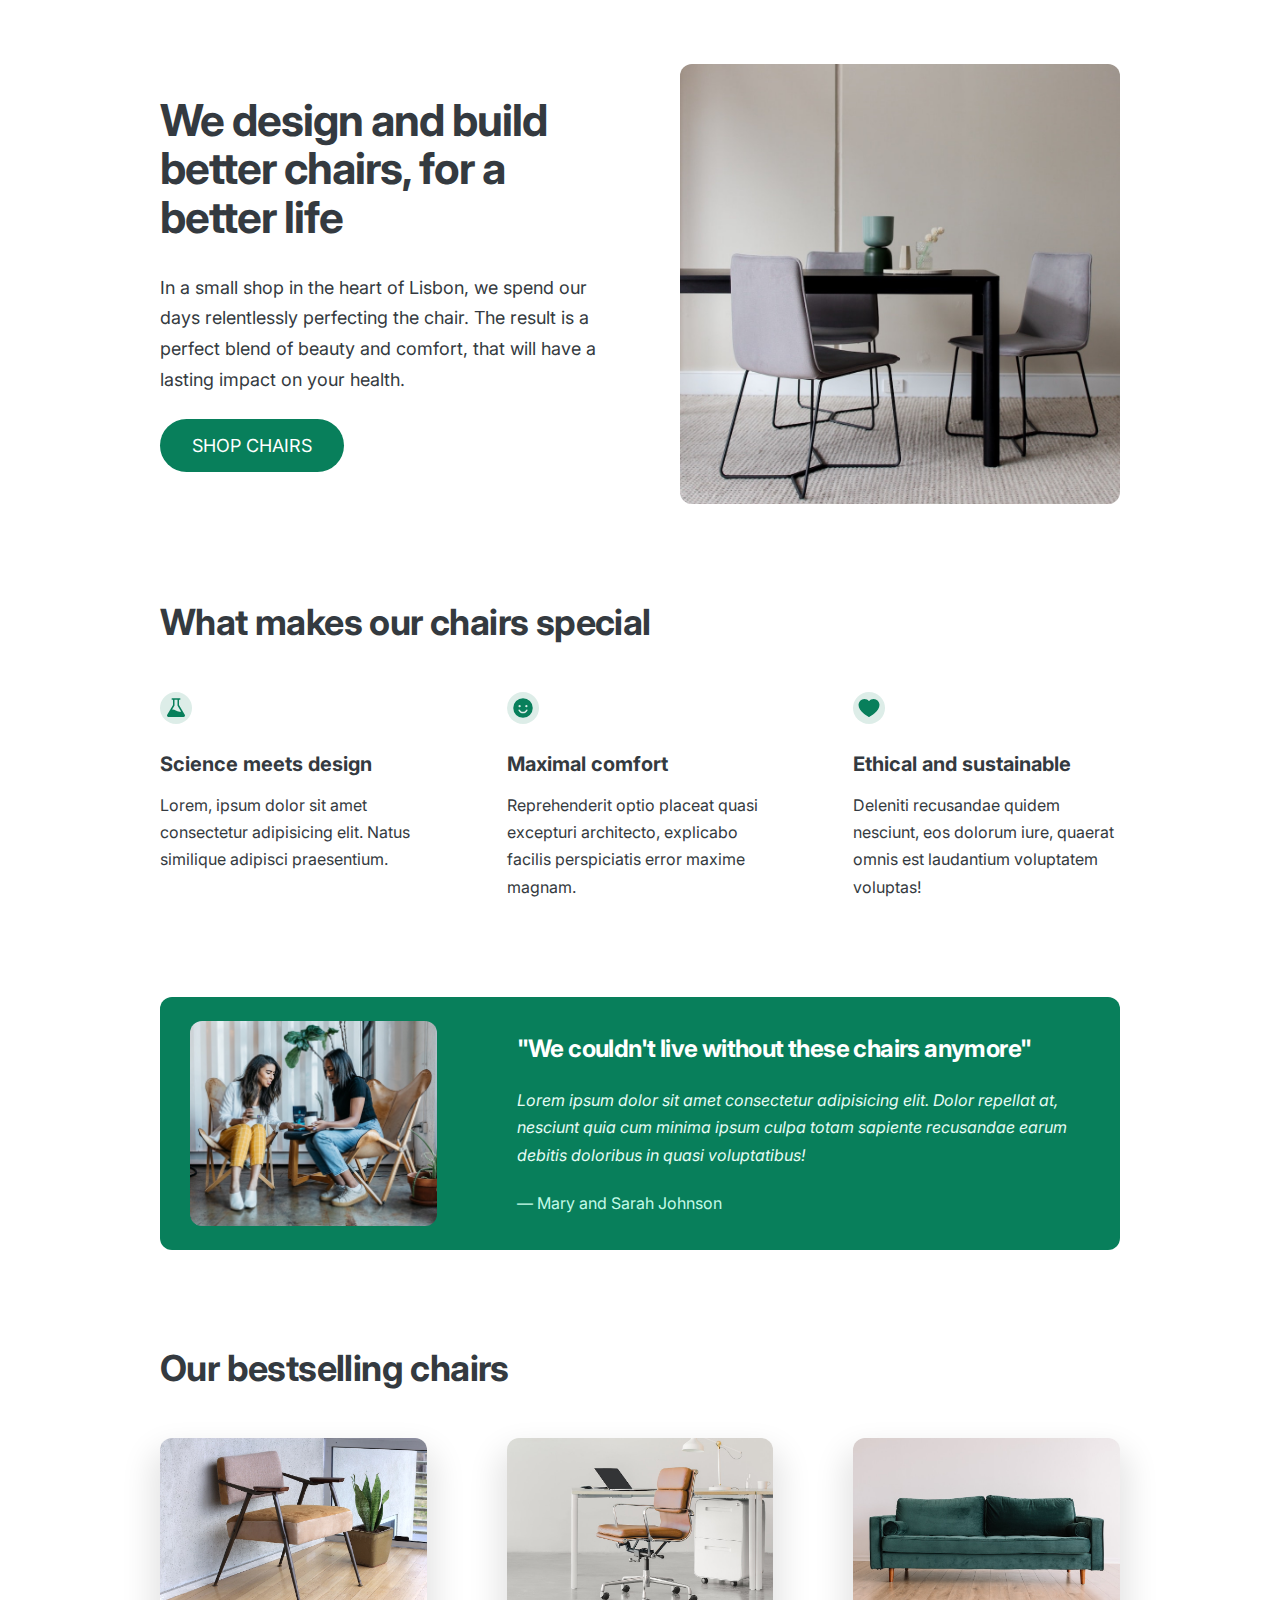
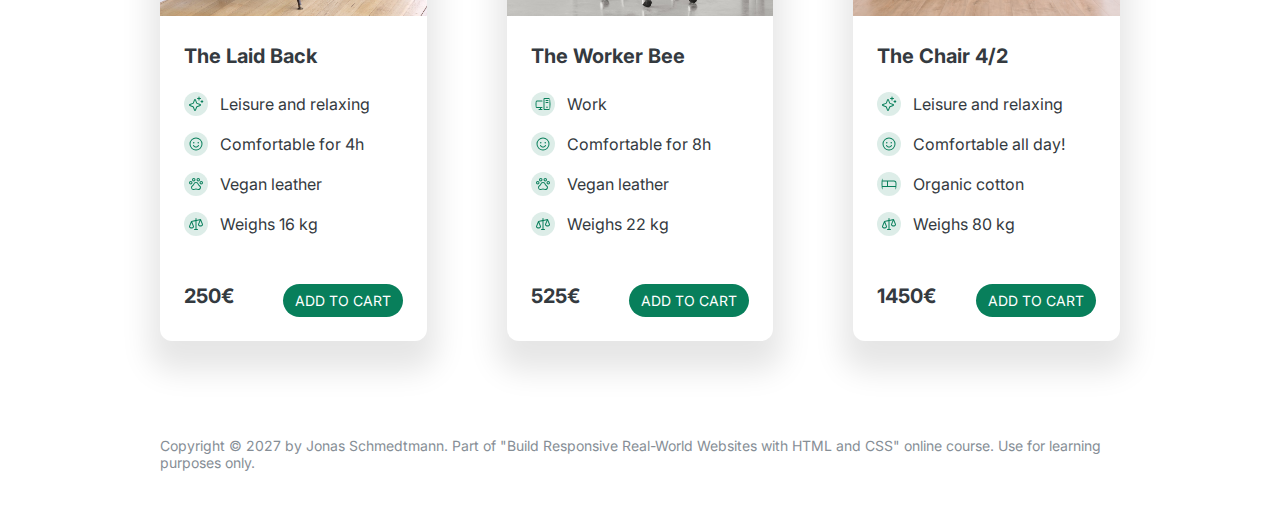
<file: 05-Design/index.html>
<!DOCTYPE html>
<html lang="en">
  <head>
    <meta charset="UTF-8" />
    <meta http-equiv="X-UA-Compatible" content="IE=edge" />
    <meta name="viewport" content="width=device-width, initial-scale=1.0" />
    <link rel="preconnect" href="https://fonts.googleapis.com" />
    <link rel="preconnect" href="https://fonts.gstatic.com" crossorigin />
    <link
      href="https://fonts.googleapis.com/css2?family=Inter:wght@400;500;700&display=swap"
      rel="stylesheet"
    />
    <link rel="stylesheet" href="style.css" />
    <title>Lisbon Chair Shop</title>
  </head>
  <body>
    <div class="container">
      <header>
        <div class="header-text-box">
          <h1>We design and build better chairs, for a better life</h1>
          <p class="header-text">
            In a small shop in the heart of Lisbon, we spend our days
            relentlessly perfecting the chair. The result is a perfect blend of
            beauty and comfort, that will have a lasting impact on your health.
          </p>
          <a class="btn btn--big" href="#">Shop chairs</a>
        </div>
        <img src="hero.jpg" alt="Photo" />
      </header>

      <section>
        <h2>What makes our chairs special</h2>
        <div class="grid-3-cols">
          <div>
            <svg
              class="features-icon bl"
              xmlns="http://www.w3.org/2000/svg"
              width="32"
              height="32"
              fill=" #087f5b"
              viewBox="0 0 256 256"
            >
              <path
                d="M221.69,199.77,160,96.92V40h8a8,8,0,0,0,0-16H88a8,8,0,0,0,0,16h8V96.92L34.31,199.77A16,16,0,0,0,48,224H208a16,16,0,0,0,13.72-24.23Zm-90.08-42.91c-15.91-8.05-31.05-12.32-45.22-12.81l24.47-40.8A7.93,7.93,0,0,0,112,99.14V40h32V99.14a7.93,7.93,0,0,0,1.14,4.11L183.36,167C171.4,169.34,154.29,168.34,131.61,156.86Z"
              ></path>
            </svg>

            <p class="features-title"><strong>Science meets design</strong></p>
            <p class="features-text">
              Lorem, ipsum dolor sit amet consectetur adipisicing elit. Natus
              similique adipisci praesentium.
            </p>
          </div>

          <div>
            <svg
              class="features-icon bl"
              xmlns="http://www.w3.org/2000/svg"
              width="32"
              height="32"
              fill="#087f5b"
              viewBox="0 0 256 256"
            >
              <path
                d="M128,24A104,104,0,1,0,232,128,104.11,104.11,0,0,0,128,24ZM92,96a12,12,0,1,1-12,12A12,12,0,0,1,92,96Zm82.92,60c-10.29,17.79-27.39,28-46.92,28s-36.63-10.2-46.92-28a8,8,0,1,1,13.84-8c7.47,12.91,19.21,20,33.08,20s25.61-7.1,33.08-20a8,8,0,1,1,13.84,8ZM164,120a12,12,0,1,1,12-12A12,12,0,0,1,164,120Z"
              ></path>
            </svg>
            <p class="features-title">
              <strong>Maximal comfort</strong>
            </p>
            <p class="features-text">
              Reprehenderit optio placeat quasi excepturi architecto, explicabo
              facilis perspiciatis error maxime magnam.
            </p>
          </div>

          <div>
            <svg
              class="features-icon bl"
              xmlns="http://www.w3.org/2000/svg"
              width="32"
              height="32"
              fill="#087f5b"
              viewBox="0 0 256 256"
            >
              <path
                d="M240,94c0,70-103.79,126.66-108.21,129a8,8,0,0,1-7.58,0C119.79,220.66,16,164,16,94A62.07,62.07,0,0,1,78,32c20.65,0,38.73,8.88,50,23.89C139.27,40.88,157.35,32,178,32A62.07,62.07,0,0,1,240,94Z"
              ></path>
            </svg>
            <p class="features-title">
              <strong>Ethical and sustainable</strong>
            </p>
            <p class="features-text">
              Deleniti recusandae quidem nesciunt, eos dolorum iure, quaerat
              omnis est laudantium voluptatem voluptas!
            </p>
          </div>
        </div>
      </section>

      <section class="testimonial-section">
        <div class="grid-3-cols">
          <img src="customers.jpg" alt="People sitting on chairs" />
          <div class="testimonial-box">
            <h2>"We couldn't live without these chairs anymore"</h2>
            <blockquote class="testimonial-text">
              Lorem ipsum dolor sit amet consectetur adipisicing elit. Dolor
              repellat at, nesciunt quia cum minima ipsum culpa totam sapiente
              recusandae earum debitis doloribus in quasi voluptatibus!
            </blockquote>
            <p class="testimonial-author">&mdash; Mary and Sarah Johnson</p>
          </div>
        </div>
      </section>

      <section>
        <h2>Our bestselling chairs</h2>
        <div class="grid-3-cols">
          <figure class="chair">
            <img src="chair-1.jpg" alt="Chair" />
            <div class="chair-box">
              <h3>The Laid Back</h3>
              <ul class="chair-details">
                <li>
                  <svg
                    class="chair-icon bk"
                    xmlns="http://www.w3.org/2000/svg"
                    width="24"
                    height="24"
                    fill="#087f5b"
                    viewBox="0 0 256 256"
                  >
                    <path
                      d="M197.58,129.06l-51.61-19-19-51.65a15.92,15.92,0,0,0-29.88,0L78.07,110l-51.65,19a15.92,15.92,0,0,0,0,29.88L78,178l19,51.62a15.92,15.92,0,0,0,29.88,0l19-51.61,51.65-19a15.92,15.92,0,0,0,0-29.88ZM140.39,163a15.87,15.87,0,0,0-9.43,9.43l-19,51.46L93,172.39A15.87,15.87,0,0,0,83.61,163h0L32.15,144l51.46-19A15.87,15.87,0,0,0,93,115.61l19-51.46,19,51.46a15.87,15.87,0,0,0,9.43,9.43l51.46,19ZM144,40a8,8,0,0,1,8-8h16V16a8,8,0,0,1,16,0V32h16a8,8,0,0,1,0,16H184V64a8,8,0,0,1-16,0V48H152A8,8,0,0,1,144,40ZM248,88a8,8,0,0,1-8,8h-8v8a8,8,0,0,1-16,0V96h-8a8,8,0,0,1,0-16h8V72a8,8,0,0,1,16,0v8h8A8,8,0,0,1,248,88Z"
                    ></path>
                  </svg>
                  <!-- Span is a generic INLINE text element, it doesn't have any meaning. It's like a div element, but inline -->
                  <span>Leisure and relaxing</span>
                </li>
                <li>
                  <svg class="bk"
                    xmlns="http://www.w3.org/2000/svg"
                    width="24"
                    height="24"
                    fill="#087f5b"
                    viewBox="0 0 256 256"
                  >
                    <path
                      d="M128,24A104,104,0,1,0,232,128,104.11,104.11,0,0,0,128,24Zm0,192a88,88,0,1,1,88-88A88.1,88.1,0,0,1,128,216ZM80,108a12,12,0,1,1,12,12A12,12,0,0,1,80,108Zm96,0a12,12,0,1,1-12-12A12,12,0,0,1,176,108Zm-1.07,48c-10.29,17.79-27.4,28-46.93,28s-36.63-10.2-46.92-28a8,8,0,1,1,13.84-8c7.47,12.91,19.21,20,33.08,20s25.61-7.1,33.07-20a8,8,0,0,1,13.86,8Z"
                    ></path>
                  </svg>
                  <span>Comfortable for 4h</span>
                </li>
                <li>
                  <svg class="bk"
                    xmlns="http://www.w3.org/2000/svg"
                    width="24"
                    height="24"
                    fill="#087f5b"
                    viewBox="0 0 256 256"
                  >
                    <path
                      d="M212,80a28,28,0,1,0,28,28A28,28,0,0,0,212,80Zm0,40a12,12,0,1,1,12-12A12,12,0,0,1,212,120ZM72,108a28,28,0,1,0-28,28A28,28,0,0,0,72,108ZM44,120a12,12,0,1,1,12-12A12,12,0,0,1,44,120ZM92,88A28,28,0,1,0,64,60,28,28,0,0,0,92,88Zm0-40A12,12,0,1,1,80,60,12,12,0,0,1,92,48Zm72,40a28,28,0,1,0-28-28A28,28,0,0,0,164,88Zm0-40a12,12,0,1,1-12,12A12,12,0,0,1,164,48Zm23.12,100.86a35.3,35.3,0,0,1-16.87-21.14,44,44,0,0,0-84.5,0A35.25,35.25,0,0,1,69,148.82,40,40,0,0,0,88,224a39.48,39.48,0,0,0,15.52-3.13,64.09,64.09,0,0,1,48.87,0,40,40,0,0,0,34.73-72ZM168,208a24,24,0,0,1-9.45-1.93,80.14,80.14,0,0,0-61.19,0,24,24,0,0,1-20.71-43.26,51.22,51.22,0,0,0,24.46-30.67,28,28,0,0,1,53.78,0,51.27,51.27,0,0,0,24.53,30.71A24,24,0,0,1,168,208Z"
                    ></path>
                  </svg>
                  <span>Vegan leather</span>
                </li>
                <li>
                  <svg class="bk"
                    xmlns="http://www.w3.org/2000/svg"
                    width="24"
                    height="24"
                    fill="#087f5b"
                    viewBox="0 0 256 256"
                  >
                    <path
                      d="M239.43,133l-32-80h0a8,8,0,0,0-9.16-4.84L136,62V40a8,8,0,0,0-16,0V65.58L54.26,80.19A8,8,0,0,0,48.57,85h0v.06L16.57,165a7.92,7.92,0,0,0-.57,3c0,23.31,24.54,32,40,32s40-8.69,40-32a7.92,7.92,0,0,0-.57-3L66.92,93.77,120,82V208H104a8,8,0,0,0,0,16h48a8,8,0,0,0,0-16H136V78.42L187,67.1,160.57,133a7.92,7.92,0,0,0-.57,3c0,23.31,24.54,32,40,32s40-8.69,40-32A7.92,7.92,0,0,0,239.43,133ZM56,184c-7.53,0-22.76-3.61-23.93-14.64L56,109.54l23.93,59.82C78.76,180.39,63.53,184,56,184Zm144-32c-7.53,0-22.76-3.61-23.93-14.64L200,77.54l23.93,59.82C222.76,148.39,207.53,152,200,152Z"
                    ></path>
                  </svg>
                  <span>Weighs 16 kg</span>
                </li>
              </ul>
              <div class="chair-price">
                <strong>250€</strong>
                <a href="#" class="btn btn--small">Add to cart</a>
              </div>
            </div>
          </figure>

          <figure class="chair">
            <img src="chair-2.jpg" alt="Chair" />
            <div class="chair-box">
              <h3>The Worker Bee</h3>
              <ul class="chair-details">
                <li>
                  <svg class="bk"
                    xmlns="http://www.w3.org/2000/svg"
                    width="24"
                    height="24"
                    fill="#087f5b"
                    viewBox="0 0 256 256"
                  >
                    <path
                      d="M24,96v72a8,8,0,0,0,8,8h80a8,8,0,0,1,0,16H96v16h16a8,8,0,0,1,0,16H64a8,8,0,0,1,0-16H80V192H32A24,24,0,0,1,8,168V96A24,24,0,0,1,32,72h80a8,8,0,0,1,0,16H32A8,8,0,0,0,24,96ZM208,64H176a8,8,0,0,0,0,16h32a8,8,0,0,0,0-16Zm0,32H176a8,8,0,0,0,0,16h32a8,8,0,0,0,0-16Zm40-48V208a16,16,0,0,1-16,16H152a16,16,0,0,1-16-16V48a16,16,0,0,1,16-16h80A16,16,0,0,1,248,48ZM232,208V48H152V208h80Zm-40-40a12,12,0,1,0,12,12A12,12,0,0,0,192,168Z"
                    ></path>
                  </svg>
                  <span>Work</span>
                </li>
                <li>
                  <svg class="bk"
                    xmlns="http://www.w3.org/2000/svg"
                    width="24"
                    height="24"
                    fill="#087f5b"
                    viewBox="0 0 256 256"
                  >
                    <path
                      d="M128,24A104,104,0,1,0,232,128,104.11,104.11,0,0,0,128,24Zm0,192a88,88,0,1,1,88-88A88.1,88.1,0,0,1,128,216ZM80,108a12,12,0,1,1,12,12A12,12,0,0,1,80,108Zm96,0a12,12,0,1,1-12-12A12,12,0,0,1,176,108Zm-1.07,48c-10.29,17.79-27.4,28-46.93,28s-36.63-10.2-46.92-28a8,8,0,1,1,13.84-8c7.47,12.91,19.21,20,33.08,20s25.61-7.1,33.07-20a8,8,0,0,1,13.86,8Z"
                    ></path>
                  </svg>
                  <span>Comfortable for 8h</span>
                </li>
                <li>
                  <svg class="bk"
                    xmlns="http://www.w3.org/2000/svg"
                    width="24"
                    height="24"
                    fill="#087f5b"
                    viewBox="0 0 256 256"
                  >
                    <path
                      d="M212,80a28,28,0,1,0,28,28A28,28,0,0,0,212,80Zm0,40a12,12,0,1,1,12-12A12,12,0,0,1,212,120ZM72,108a28,28,0,1,0-28,28A28,28,0,0,0,72,108ZM44,120a12,12,0,1,1,12-12A12,12,0,0,1,44,120ZM92,88A28,28,0,1,0,64,60,28,28,0,0,0,92,88Zm0-40A12,12,0,1,1,80,60,12,12,0,0,1,92,48Zm72,40a28,28,0,1,0-28-28A28,28,0,0,0,164,88Zm0-40a12,12,0,1,1-12,12A12,12,0,0,1,164,48Zm23.12,100.86a35.3,35.3,0,0,1-16.87-21.14,44,44,0,0,0-84.5,0A35.25,35.25,0,0,1,69,148.82,40,40,0,0,0,88,224a39.48,39.48,0,0,0,15.52-3.13,64.09,64.09,0,0,1,48.87,0,40,40,0,0,0,34.73-72ZM168,208a24,24,0,0,1-9.45-1.93,80.14,80.14,0,0,0-61.19,0,24,24,0,0,1-20.71-43.26,51.22,51.22,0,0,0,24.46-30.67,28,28,0,0,1,53.78,0,51.27,51.27,0,0,0,24.53,30.71A24,24,0,0,1,168,208Z"
                    ></path>
                  </svg>
                  <span>Vegan leather</span>
                </li>
                <li>
                  <svg class="bk"
                    xmlns="http://www.w3.org/2000/svg"
                    width="24"
                    height="24"
                    fill="#087f5b"
                    viewBox="0 0 256 256"
                  >
                    <path
                      d="M239.43,133l-32-80h0a8,8,0,0,0-9.16-4.84L136,62V40a8,8,0,0,0-16,0V65.58L54.26,80.19A8,8,0,0,0,48.57,85h0v.06L16.57,165a7.92,7.92,0,0,0-.57,3c0,23.31,24.54,32,40,32s40-8.69,40-32a7.92,7.92,0,0,0-.57-3L66.92,93.77,120,82V208H104a8,8,0,0,0,0,16h48a8,8,0,0,0,0-16H136V78.42L187,67.1,160.57,133a7.92,7.92,0,0,0-.57,3c0,23.31,24.54,32,40,32s40-8.69,40-32A7.92,7.92,0,0,0,239.43,133ZM56,184c-7.53,0-22.76-3.61-23.93-14.64L56,109.54l23.93,59.82C78.76,180.39,63.53,184,56,184Zm144-32c-7.53,0-22.76-3.61-23.93-14.64L200,77.54l23.93,59.82C222.76,148.39,207.53,152,200,152Z"
                    ></path>
                  </svg>
                  <span>Weighs 22 kg</span>
                </li>
              </ul>
              <div class="chair-price">
                <strong>525€</strong>
                <a href="#" class="btn btn--small">Add to cart</a>
              </div>
            </div>
          </figure>

          <figure class="chair">
            <img src="chair-3.jpg" alt="Chair" />
            <div class="chair-box">
              <h3>The Chair 4/2</h3>
              <ul class="chair-details">
                <li>
                  <svg class="bk"
                    xmlns="http://www.w3.org/2000/svg"
                    width="24"
                    height="24"
                    fill="#087f5b"
                    viewBox="0 0 256 256"
                  >
                    <path
                      d="M197.58,129.06l-51.61-19-19-51.65a15.92,15.92,0,0,0-29.88,0L78.07,110l-51.65,19a15.92,15.92,0,0,0,0,29.88L78,178l19,51.62a15.92,15.92,0,0,0,29.88,0l19-51.61,51.65-19a15.92,15.92,0,0,0,0-29.88ZM140.39,163a15.87,15.87,0,0,0-9.43,9.43l-19,51.46L93,172.39A15.87,15.87,0,0,0,83.61,163h0L32.15,144l51.46-19A15.87,15.87,0,0,0,93,115.61l19-51.46,19,51.46a15.87,15.87,0,0,0,9.43,9.43l51.46,19ZM144,40a8,8,0,0,1,8-8h16V16a8,8,0,0,1,16,0V32h16a8,8,0,0,1,0,16H184V64a8,8,0,0,1-16,0V48H152A8,8,0,0,1,144,40ZM248,88a8,8,0,0,1-8,8h-8v8a8,8,0,0,1-16,0V96h-8a8,8,0,0,1,0-16h8V72a8,8,0,0,1,16,0v8h8A8,8,0,0,1,248,88Z"
                    ></path>
                  </svg>
                  <span>Leisure and relaxing</span>
                </li>
                <li>
                  <svg class="bk"
                    xmlns="http://www.w3.org/2000/svg"
                    width="24"
                    height="24"
                    fill="#087f5b"
                    viewBox="0 0 256 256"
                  >
                    <path
                      d="M128,24A104,104,0,1,0,232,128,104.11,104.11,0,0,0,128,24Zm0,192a88,88,0,1,1,88-88A88.1,88.1,0,0,1,128,216ZM80,108a12,12,0,1,1,12,12A12,12,0,0,1,80,108Zm96,0a12,12,0,1,1-12-12A12,12,0,0,1,176,108Zm-1.07,48c-10.29,17.79-27.4,28-46.93,28s-36.63-10.2-46.92-28a8,8,0,1,1,13.84-8c7.47,12.91,19.21,20,33.08,20s25.61-7.1,33.07-20a8,8,0,0,1,13.86,8Z"
                    ></path>
                  </svg>
                  <span>Comfortable all day!</span>
                </li>
                <li>
                  <svg class="bk"
                    xmlns="http://www.w3.org/2000/svg"
                    width="24"
                    height="24"
                    fill="#087f5b"
                    viewBox="0 0 256 256"
                  >
                    <path
                      d="M208,72H24V48A8,8,0,0,0,8,48V208a8,8,0,0,0,16,0V176H232v32a8,8,0,0,0,16,0V112A40,40,0,0,0,208,72ZM24,88H96v72H24Zm88,72V88h96a24,24,0,0,1,24,24v48Z"
                    ></path>
                  </svg>
                  <span>Organic cotton</span>
                </li>
                <li>
                  <svg class="bk"
                    xmlns="http://www.w3.org/2000/svg"
                    width="24"
                    height="24"
                    fill="#087f5b"
                    viewBox="0 0 256 256"
                  >
                    <path
                      d="M239.43,133l-32-80h0a8,8,0,0,0-9.16-4.84L136,62V40a8,8,0,0,0-16,0V65.58L54.26,80.19A8,8,0,0,0,48.57,85h0v.06L16.57,165a7.92,7.92,0,0,0-.57,3c0,23.31,24.54,32,40,32s40-8.69,40-32a7.92,7.92,0,0,0-.57-3L66.92,93.77,120,82V208H104a8,8,0,0,0,0,16h48a8,8,0,0,0,0-16H136V78.42L187,67.1,160.57,133a7.92,7.92,0,0,0-.57,3c0,23.31,24.54,32,40,32s40-8.69,40-32A7.92,7.92,0,0,0,239.43,133ZM56,184c-7.53,0-22.76-3.61-23.93-14.64L56,109.54l23.93,59.82C78.76,180.39,63.53,184,56,184Zm144-32c-7.53,0-22.76-3.61-23.93-14.64L200,77.54l23.93,59.82C222.76,148.39,207.53,152,200,152Z"
                    ></path>
                  </svg>
                  <span>Weighs 80 kg</span>
                </li>
              </ul>
              <div class="chair-price">
                <strong>1450€</strong>
                <a href="#" class="btn btn--small">Add to cart</a>
              </div>
            </div>
          </figure>
        </div>
      </section>

      <footer>
        Copyright &copy; 2027 by Jonas Schmedtmann. Part of "Build Responsive
        Real-World Websites with HTML and CSS" online course. Use for learning
        purposes only.
      </footer>
    </div>
  </body>
</html>
</file>
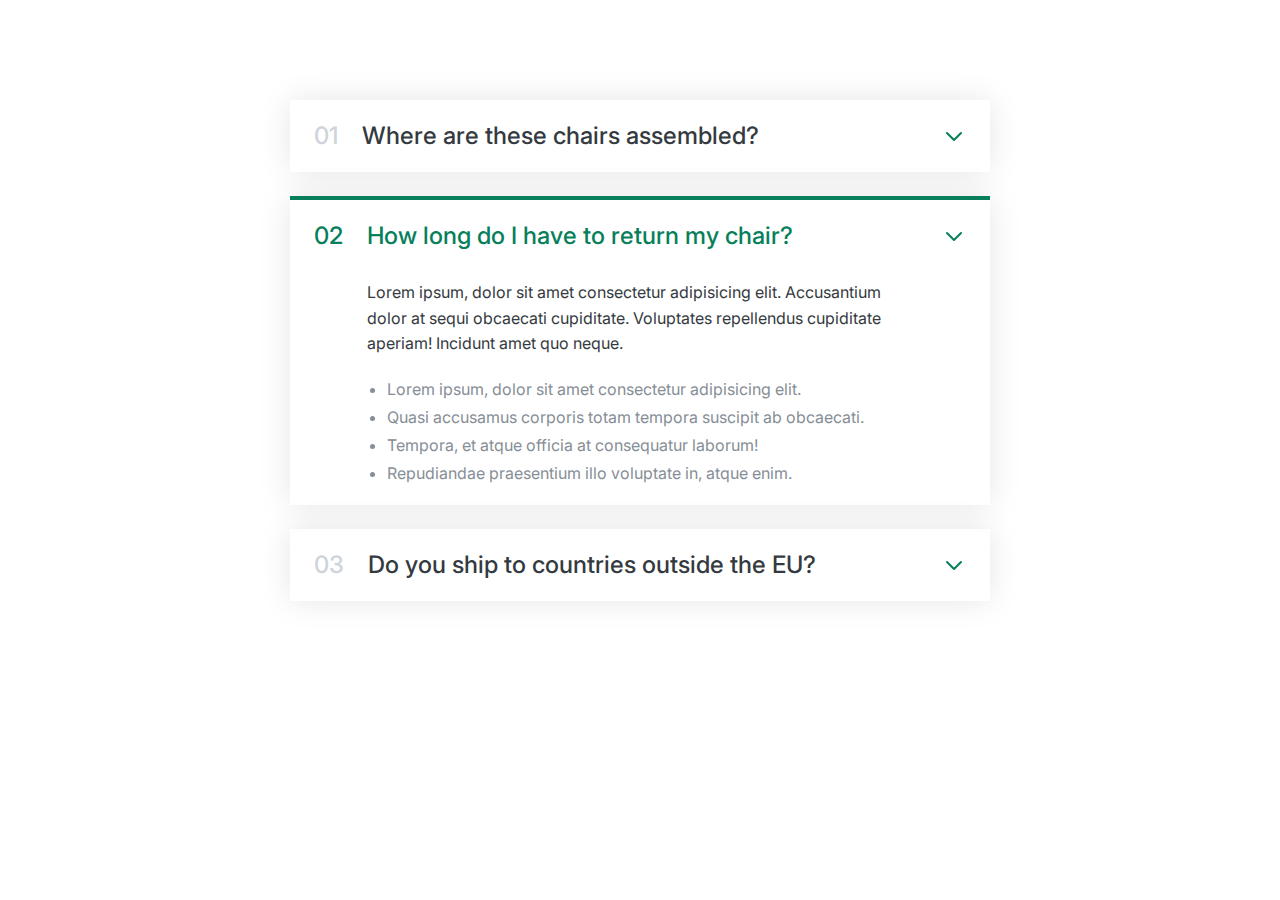
<file: component main/01-accordion.html>
<!DOCTYPE html>
<html lang="en">
  <head>
    <meta charset="UTF-8" />
    <meta http-equiv="X-UA-Compatible" content="IE=edge" />
    <meta name="viewport" content="width=device-width, initial-scale=1.0" />
    <link
      href="https://fonts.googleapis.com/css2?family=Inter:wght@400;500;700&display=swap"
      rel="stylesheet"
    />

    <title>Accordion Component</title>

    <style>
      /*
      SPACING SYSTEM (px)
      2 / 4 / 8 / 12 / 16 / 24 / 32 / 48 / 64 / 80 / 96 / 128
      FONT SIZE SYSTEM (px)
      10 / 12 / 14 / 16 / 18 / 20 / 24 / 30 / 36 / 44 / 52 / 62 / 74 / 86 / 98
      */
      /* 
      MAIN COLOR: #087f5b
      GREY COLOR: #343a40
      */

      * {
        margin: 0;
        padding: 0;
        box-sizing: border-box;
      }

      body {
        font-family: "Inter", sans-serif;
        color: #343a40;
        line-height: 1;
      }

      .accordion {
        width: 700px;
        margin: 100px auto;

        display: flex;
        flex-direction: column;
        gap: 24px;
      }

      .item {
        box-shadow: 0 0 32px rgba(0, 0, 0, 0.1);
        padding: 24px;

        display: grid;
        grid-template-columns: auto 1fr auto;
        column-gap: 24px;
        row-gap: 32px;
        align-items: center;
      }

      .number,
      .text {
        font-size: 24px;
        font-weight: 500;
        /* color: #087f5b; */
      }

      .number {
        color: #ced4da;
      }

      .icon {
        width: 24px;
        heigh: 24px;
        stroke: #087f5b;
      }

      .hidden-box {
        grid-column: 2;
        display: none;
      }

      .hidden-box p {
        line-height: 1.6;
        margin-bottom: 24px;
      }

      .hidden-box ul {
        color: #868e96;
        margin-left: 20px;

        display: flex;
        flex-direction: column;
        gap: 12px;
      }

      /* OPEN STATE */
      .open {
        border-top: 4px solid #087f5b;
      }

      .open .hidden-box {
        display: block;
      }

      .open .number,
      .open .text {
        color: #087f5b;
      }
    </style>
  </head>
  <body>
    <div class="accordion">
      <div class="item">
        <p class="number">01</p>
        <p class="text">Where are these chairs assembled?</p>
        <svg
          xmlns="http://www.w3.org/2000/svg"
          class="icon"
          fill="none"
          viewBox="0 0 24 24"
          stroke="currentColor"
        >
          <path
            stroke-linecap="round"
            stroke-linejoin="round"
            stroke-width="2"
            d="M19 9l-7 7-7-7"
          />
        </svg>
        <div class="hidden-box">
          <p>
            Lorem ipsum, dolor sit amet consectetur adipisicing elit.
            Accusantium dolor at sequi obcaecati cupiditate. Voluptates
            repellendus cupiditate aperiam! Incidunt amet quo neque.
          </p>
          <ul>
            <li>Lorem ipsum, dolor sit amet consectetur adipisicing elit.</li>
            <li>
              Quasi accusamus corporis totam tempora suscipit ab obcaecati.
            </li>
            <li>Tempora, et atque officia at consequatur laborum!</li>
            <li>Repudiandae praesentium illo voluptate in, atque enim.</li>
          </ul>
        </div>
      </div>
      <div class="item open">
        <p class="number">02</p>
        <p class="text">How long do I have to return my chair?</p>
        <svg
          xmlns="http://www.w3.org/2000/svg"
          class="icon"
          fill="none"
          viewBox="0 0 24 24"
          stroke="currentColor"
        >
          <path
            stroke-linecap="round"
            stroke-linejoin="round"
            stroke-width="2"
            d="M19 9l-7 7-7-7"
          />
        </svg>
        <div class="hidden-box">
          <p>
            Lorem ipsum, dolor sit amet consectetur adipisicing elit.
            Accusantium dolor at sequi obcaecati cupiditate. Voluptates
            repellendus cupiditate aperiam! Incidunt amet quo neque.
          </p>
          <ul>
            <li>Lorem ipsum, dolor sit amet consectetur adipisicing elit.</li>
            <li>
              Quasi accusamus corporis totam tempora suscipit ab obcaecati.
            </li>
            <li>Tempora, et atque officia at consequatur laborum!</li>
            <li>Repudiandae praesentium illo voluptate in, atque enim.</li>
          </ul>
        </div>
      </div>

      <div class="item">
        <p class="number">03</p>
        <p class="text">Do you ship to countries outside the EU?</p>
        <svg
          xmlns="http://www.w3.org/2000/svg"
          class="icon"
          fill="none"
          viewBox="0 0 24 24"
          stroke="currentColor"
        >
          <path
            stroke-linecap="round"
            stroke-linejoin="round"
            stroke-width="2"
            d="M19 9l-7 7-7-7"
          />
        </svg>
        <div class="hidden-box">
          <p>
            Lorem ipsum, dolor sit amet consectetur adipisicing elit.
            Accusantium dolor at sequi obcaecati cupiditate. Voluptates
            repellendus cupiditate aperiam! Incidunt amet quo neque.
          </p>
          <ul>
            <li>Lorem ipsum, dolor sit amet consectetur adipisicing elit.</li>
            <li>
              Quasi accusamus corporis totam tempora suscipit ab obcaecati.
            </li>
            <li>Tempora, et atque officia at consequatur laborum!</li>
            <li>Repudiandae praesentium illo voluptate in, atque enim.</li>
          </ul>
        </div>
      </div>
    </div>
  </body>
</html>
</file>
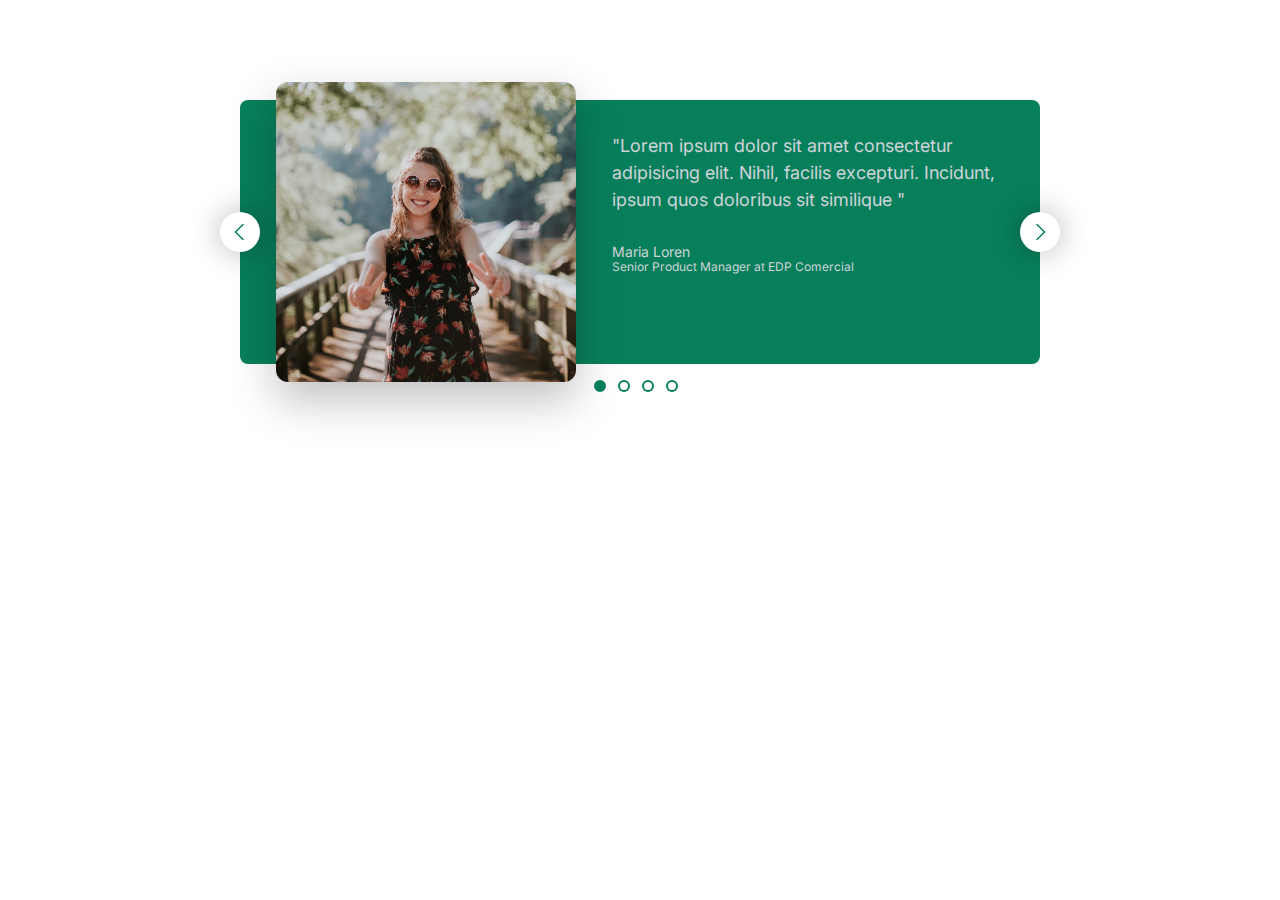
<file: component main/carosel.html>
<!DOCTYPE html>
<html lang="en">
  <head>
    <meta charset="UTF-8" />
    <meta http-equiv="X-UA-Compatible" content="IE=edge" />
    <meta name="viewport" content="width=device-width, initial-scale=1.0" />
    <link
      href="https://fonts.googleapis.com/css2?family=Inter:wght@400;500;700&display=swap"
      rel="stylesheet"
    />

    <title>carusel Component</title>

    <style>
      /*
      SPACING SYSTEM (px)
      2 / 4 / 8 / 12 / 16 / 24 / 32 / 48 / 64 / 80 / 96 / 128
      FONT SIZE SYSTEM (px)
      10 / 12 / 14 / 16 / 18 / 20 / 24 / 30 / 36 / 44 / 52 / 62 / 74 / 86 / 98
      */
      /* 
      MAIN COLOR: #087f5b
      GREY COLOR: #343a40
      */

      * {
        margin: 0;
        padding: 0;
        box-sizing: border-box;
      }

      body {
        font-family: "Inter", sans-serif;
        color: #343a40;
        line-height: 1;
      }

      .carosel {
        width: 800px;
        margin: 100px auto;
        background-color:#087f5b ;
        color: #ced4da;
        display:flex;
        gap: 86px;
        /* align-items:center; */
        padding:32px;
        border-radius:8px;
        padding-left:86px;
        position:relative;
      }
      img{
        height:200px;
        border-radius:8px;
        transform:scale(1.5);
        box-shadow:0 12px 30px rgba(0,0,0,0.25)
      }
      .block{

      }
      .text{
        font-size:18px;
        line-height:1.5;
        margin-bottom:32px;
      }
      .auther{
        font-size:14px;
        margin-bottom:2px;

      }
      .qualification{
        font-size:12px;

      }
      .btn{
        width:40px;
        height:40px;
        /* display: block; */
        border-radius:50%;
        background-color: #fff;
        border:none;
        position:absolute;
        /* right:-18px; */
        cursor: pointer;
        display:flex;
        align-items:center;
        justify-content:center;
        box-shadow:0 0px 30px rgba(0,0,0,0.30)

      }
      .right{
        left:0px;
        top:50%;
        transform:translate(-50%,-50%);
      }
      .left{
        right:0px;
        top:50%;
        transform:translate(50%,-50%);

      }
      .dots{
        position:absolute;
        bottom:-32px;
        right:350px; 

      }
      .dot{
        height: 12px;
        width: 12px;
        border: 2px solid #087f5b ;
        border-radius:50%;
        margin-right:12px;
        background-color: #fff;
        cursor:pointer;
      }
      .cl{
        background-color:#087f5b;
      }
      /* h2::before {
    content: "TOP";
    background-color: #ffe70e;
    color: #444;
    font-size: 16px;
    font-weight: bold;
    display: inline-block;
    padding: 5px 10px;
    position: absolute;
    top: -10px;
    right: -25px;
  } */
    </style>
  </head>
  <body>
    <div class="carosel">
      <img src="maria.jpg" alt="maria"/>
      <blockquote class="block">
        <p class="text">"Lorem ipsum dolor sit amet consectetur adipisicing elit. Nihil, facilis excepturi. Incidunt, ipsum quos doloribus sit similique "</p>
        <p class="auther">Maria Loren</p>
        <p class="qualification">Senior Product Manager at EDP Comercial</p>
      </blockquote>
      <button class="btn right"><svg xmlns="http://www.w3.org/2000/svg" width="24px" height="24px" fill=" #087f5b" viewBox="0 0 256 256"><path d="M165.66,202.34a8,8,0,0,1-11.32,11.32l-80-80a8,8,0,0,1,0-11.32l80-80a8,8,0,0,1,11.32,11.32L91.31,128Z"></path></svg></button>
      <button class="btn left"><svg xmlns="http://www.w3.org/2000/svg" width="24px" height="24px" fill=" #087f5b" viewBox="0 0 256 256"><path d="M181.66,133.66l-80,80a8,8,0,0,1-11.32-11.32L164.69,128,90.34,53.66a8,8,0,0,1,11.32-11.32l80,80A8,8,0,0,1,181.66,133.66Z"></path></svg></button>
      <div class="dots">
        <button class="dot cl">&nbsp;</button><button class="dot">&nbsp;</button><button class="dot">&nbsp;</button><button class="dot">&nbsp;</button>
      </div>
    </div>
  </body>
</html>
</file>
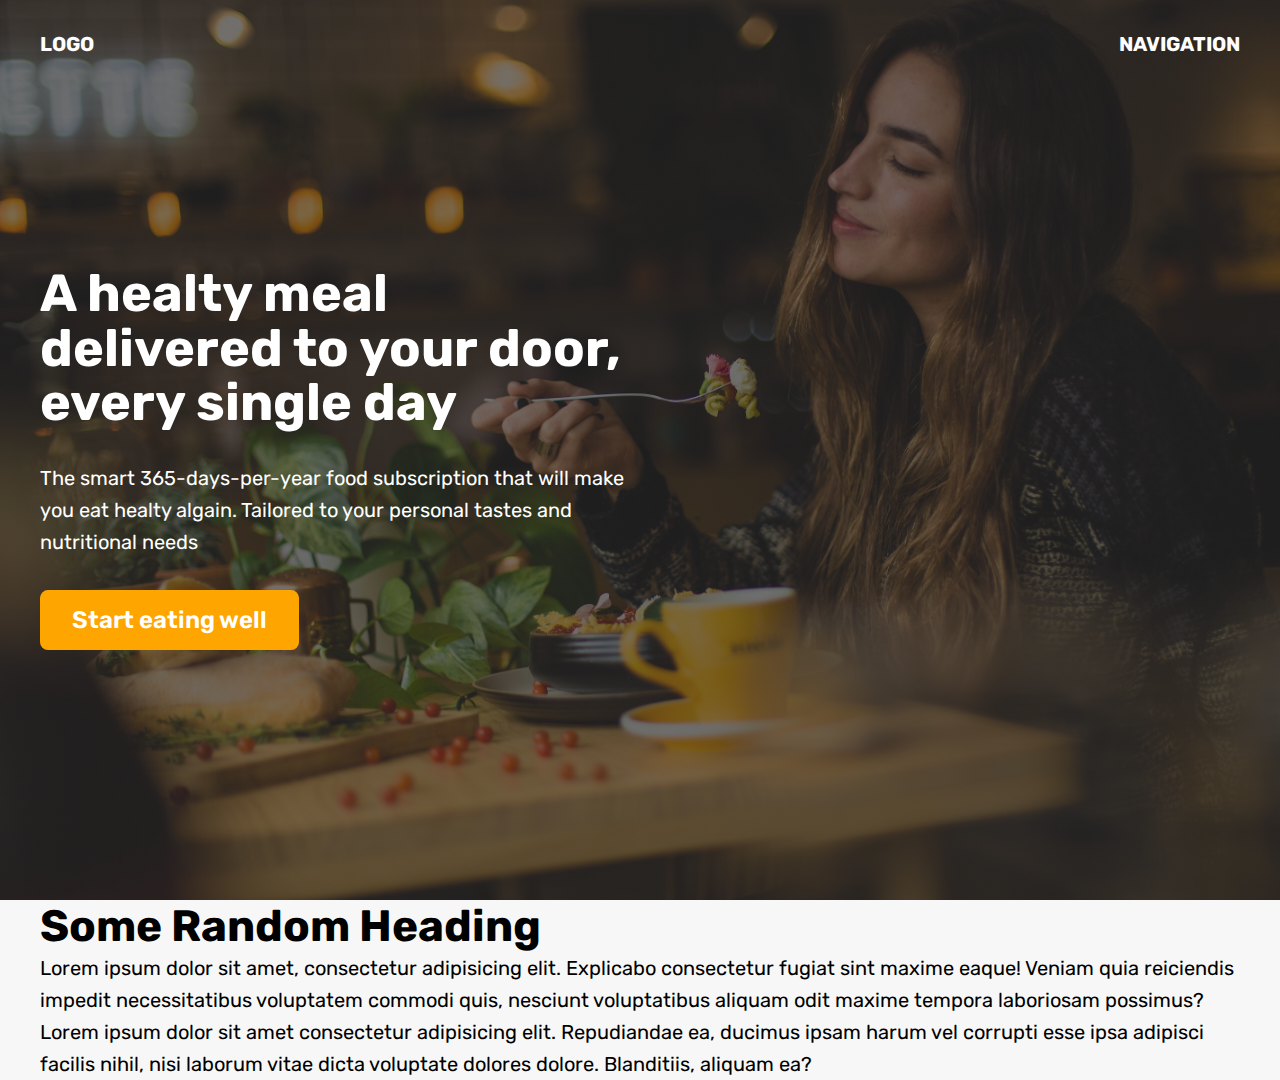
<file: component main/hero-section.html>
<!DOCTYPE html>
<html lang="en">
<head>
    <meta charset="UTF-8">
    <meta name="viewport" content="width=device-width, initial-scale=1.0">
    <link rel="preconnect" href="https://fonts.googleapis.com">
<link rel="preconnect" href="https://fonts.gstatic.com" crossorigin>
<link href="https://fonts.googleapis.com/css2?family=Rubik:wght@400;600;700&display=swap" rel="stylesheet">
    <title>Omnifood Project</title>
    <style>
         * {
        margin: 0;
        padding: 0;
        box-sizing: border-box;
      }
        body {
            font-family: 'Rubik', sans-serif;
           
        }
        .container{
            width:1200px;
            margin: 0px auto;
        }
        header{
        height:100vh;
        position: relative;
        background-image: linear-gradient(rgba(34,34,34,0.6),rgba(34,34,34,0.6)) ,url(hero.jpg);
        background-size:cover;
        color:white;
        }
        nav{
            font-size:20px;
            font-weight: 700;
        }
        .bar{
            display:flex;
            justify-content:space-between;
            margin-bottom:64px;
            padding-top: 32px;
        }
        .main-bar{
            width:1200px;
            /* margin: 0px auto; */
            position:absolute;
            left:50%;
            top:50%;
            transform: translate(-50%,-50%);
            /* width:600px */
        }
        .sub-bar{
            width:50%;
        }
        h1{
            font-size:52px;
           margin-bottom:32px;
           line-height:1.05;
        }
        p{
            font-size:20px;
            margin-bottom:48px;
            line-height:1.6;
            }
        .btn{
            font-size:24px;
            font-weight:600;
            text-decoration:none;
            color:white;
            background-color: orange;
            padding: 16px 32px;
            border-radius:8px;
        }


        h2{
            font-size:44px;
        }
        section{
            background-color:#f7f7f7;
        }
    </style>
</head>
<body>
    
    <header>
        <div class="bar container">
            <nav>LOGO</nav>
            <nav>NAVIGATION</nav>
        </div>
        <div class="main-bar">
            <div class="sub-bar">
            <h1>A healty meal delivered to your door, every single day</h1>
            <p class="front">The smart 365-days-per-year food subscription that will make you eat healty algain. Tailored to your personal tastes and nutritional needs
            </p>
            <a class="btn" href="#">Start eating well</a>
            <div>
        </div>
    </header>
    <section>
        <h2 class="container">Some Random Heading</h2>
        <p class="container">Lorem ipsum dolor sit amet, consectetur adipisicing elit. Explicabo consectetur fugiat sint maxime eaque! Veniam quia reiciendis impedit necessitatibus voluptatem commodi quis, nesciunt voluptatibus aliquam odit maxime tempora laboriosam possimus?
            Lorem ipsum dolor sit amet consectetur adipisicing elit. Repudiandae ea, ducimus ipsam harum vel corrupti esse ipsa adipisci facilis nihil, nisi laborum vitae dicta voluptate dolores dolore. Blanditiis, aliquam ea?</p>
    </section>
    </body>
</html>
</file>
<file: 05-Design/style.css>
/*
SPACING SYSTEM (px)
2 / 4 / 8 / 12 / 16 / 24 / 32 / 48 / 64 / 80 / 96 / 128

FONT SIZE SYSTEM (px)
10 / 12 / 14 / 16 / 18 / 20 / 24 / 30 / 36 / 44 / 52 / 62 / 74 / 86 / 98
*/

* {
  margin: 0;
  padding: 0;
  box-sizing: border-box;
}

/* ------------------------ */
/* GENERAL STYLES */
/* ------------------------ */
body {
  font-family: "inter", sans-serif;
  color: #343a40;
}

.container {
  width: 960px;
  margin: 0 auto;
}

header,
section {
  margin-bottom: 96px;
}

h2 {
  margin-bottom: 48px;
  font-size: 36px;
  letter-spacing: -0.6px;
}

.grid-3-cols {
  display: grid;
  grid-template-columns: repeat(3, 1fr);
  column-gap: 80px;
}

/* ------------------------ */
/* COMPONENT STYLES */
/* ------------------------ */

/* HEADER */
header {
  display: grid;
  grid-template-columns: repeat(2, 1fr);
  column-gap: 80px;
  margin-top: 64px;
  /* margin-bottom: 100px; */
}

.header-text-box {
  align-self: center;
}

h1 {
  margin-bottom: 32px;
  font-size: 44px;
  letter-spacing: -1px;
  line-height: 1.1;
}

.header-text {
  margin-bottom: 24px;
  font-size: 18px;
  line-height: 1.7;
}
.btn {
  color: white;
  background-color: #087f5b;
  text-decoration: none;
  text-transform: uppercase;
  padding: 16px 32px;
  font-size: 18px;
  display: inline-block;
}
.btn--small {
  font-size: 14px;
  padding: 8px 12px;
  border-radius: 100px;

}
.btn--big {
  border-radius: 100px;
}
.btn:hover,
.btn:active{
  background-color: #0d9d72;
}
img {
  width: 100%;
}

/* FEATURES */
.features-icon {
  margin-bottom: 24px;
}

.features-title {
  margin-bottom: 16px;
  font-size: 20px;
}

.features-text {
  /* font-size: 18px; */
  line-height: 1.7;
}

/* TESTIMONIAL */
.testimonial-section {
  background-color: #087f5b;
  padding: 24px 30px;
  color: #fff;
  border-radius: 12px;
}

.testimonial-box {
  grid-column: 2 / -1;
  align-self: center;
}

.testimonial-box h2 {
  margin-bottom: 24px;
  font-size: 24px;
}

.testimonial-text {
  font-style: italic;
  margin-bottom: 24px;
  line-height: 1.7;
  color: #e6fcf5;
}
.testimonial-author{
  color: #c3fae8;
}
/* CHAIRS */
.chair-box {
  padding: 24px;
}
img{
  border-radius: 12px;
}
.chair{
  box-shadow: 0px 20px 30px 10px rgb(0, 0, 0,0.1);
  border-radius: 12px;
}
.chair img{
  border-bottom-left-radius:0;
  border-bottom-right-radius:0 ;
}

h3 {
  /* margin-top: 24px; */
  margin-bottom: 24px;
  font-size: 20px;
}

.chair-details {
  list-style: none;
  margin-bottom: 48px;
}

.chair-details li {
  display: flex;
  align-items: center;
  gap: 12px;
  margin-bottom: 16px;
}

.chair-details li:last-child {
  margin-bottom: 0;
}

/* .chair-icon {
} */

.chair-price {
  display: flex;
  justify-content: space-between;
  font-size: 20px;
  /* margin-top: 32px; */
}

footer {
  margin-bottom: 48px;
  font-size: 14px;
  color: #868e96;
}
.bk{
  background-color: #087f5b23;
  padding: 2px 4px;
  border-radius: 50%;
}
.bl{
  background-color: #087f5b23;
  /* #087f5b4d; */
  padding: 2px 4px;
  border-radius: 50%;
  /* margin-bottom: 10px; */
}
</file>
